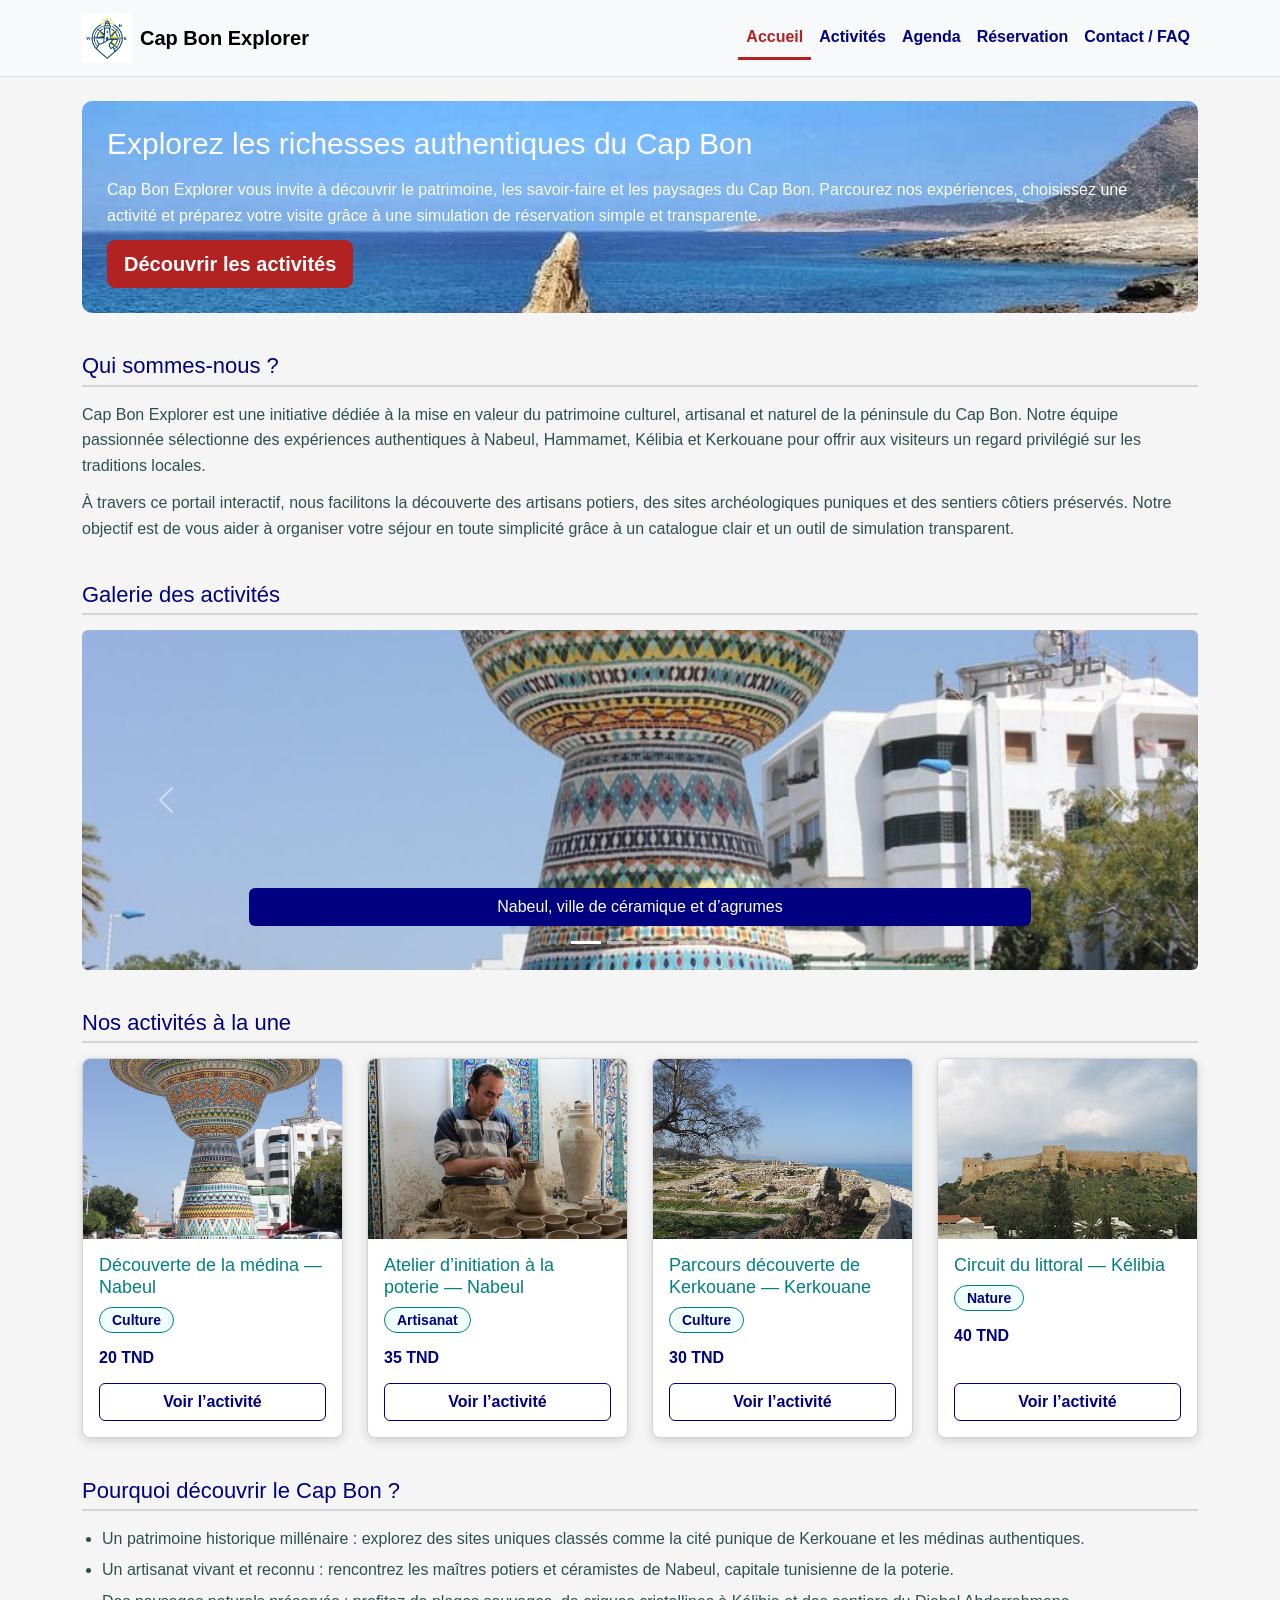
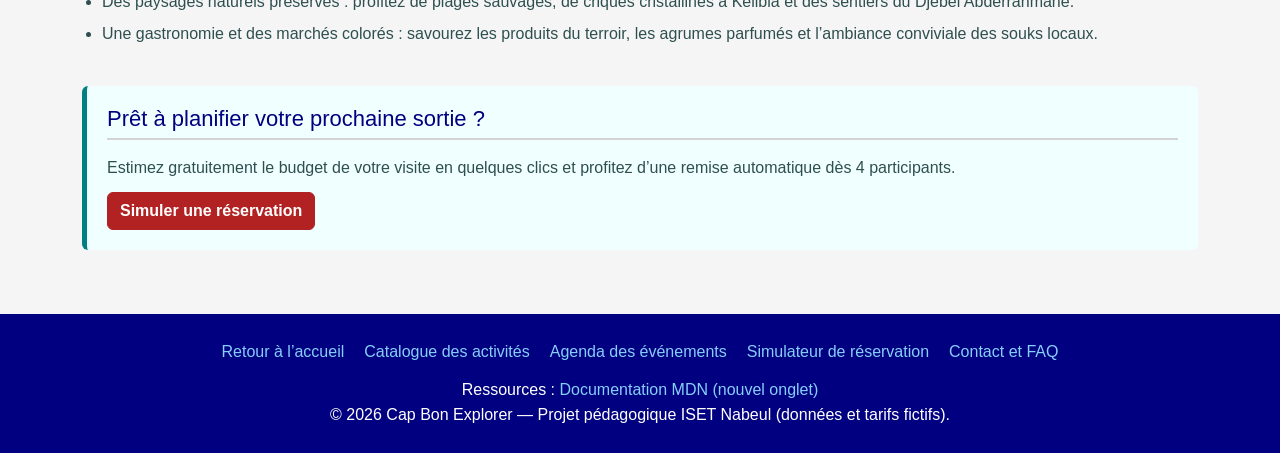
<file: index.html>
<!DOCTYPE html>
<html lang="fr">
<head>
    <meta charset="UTF-8">
    <meta name="viewport" content="width=device-width, initial-scale=1.0">
    <title>Cap Bon Explorer — Accueil</title>
    <link rel="stylesheet" href="bootstrap/bootstrap.min.css">
    <link rel="stylesheet" href="css/style.css">
</head>
<body>
    <header>
        <nav class="navbar navbar-expand-lg bg-body-tertiary border-bottom">
            <div class="container">
                <a class="navbar-brand d-flex align-items-center gap-2 fw-bold" href="index.html">
                    <img src="images/logo.jpg" alt="Logo Cap Bon Explorer" class="wiw">
                    <span>Cap Bon Explorer</span>
                </a>
                <button class="navbar-toggler" type="button" data-bs-toggle="collapse" data-bs-target="#CapBonExplorer" aria-controls="CapBonExplorer" aria-expanded="false" aria-label="Afficher la navigation">
                    <span class="navbar-toggler-icon"></span>
                </button>
                <div class="collapse navbar-collapse" id="CapBonExplorer">
                    <ul class="navbar-nav ms-auto">
                        <li class="nav-item"><a class="nav-link active" href="index.html" aria-current="page">Accueil</a></li>
                        <li class="nav-item"><a class="nav-link" href="activites.html">Activités</a></li>
                        <li class="nav-item"><a class="nav-link" href="agenda.html">Agenda</a></li>
                        <li class="nav-item"><a class="nav-link" href="reservation.html">Réservation</a></li>
                        <li class="nav-item"><a class="nav-link" href="contact.html">Contact / FAQ</a></li>
                    </ul>
                </div>
            </div>
        </nav>
    </header>
    <main class="container py-4">
        <section class="hero">
            <div class="hero-contenu" id="taswira">
                <h1>Explorez les richesses authentiques du Cap Bon</h1>
                <p>
                    Cap Bon Explorer vous invite à découvrir le patrimoine, les savoir-faire et les paysages du Cap Bon.
                    Parcourez nos expériences, choisissez une activité et préparez votre visite grâce à une simulation de réservation simple et transparente.
                </p>
                <a href="activites.html" class="btn btn-primary btn-lg">Découvrir les activités</a>
            </div>
        </section>
        <section>
            <h2>Qui sommes-nous ?</h2>
            <p>
                Cap Bon Explorer est une initiative dédiée à la mise en valeur du patrimoine culturel, artisanal et naturel de la péninsule du Cap Bon.
                Notre équipe passionnée sélectionne des expériences authentiques à Nabeul, Hammamet, Kélibia et Kerkouane pour offrir aux visiteurs un regard privilégié sur les traditions locales.
            </p>
            <p>
                À travers ce portail interactif, nous facilitons la découverte des artisans potiers, des sites archéologiques puniques et des sentiers côtiers préservés.
                Notre objectif est de vous aider à organiser votre séjour en toute simplicité grâce à un catalogue clair et un outil de simulation transparent.
            </p>
        </section>
        <section>
            <h2>Galerie des activités</h2>
            <div id="galerie-activites" class="carousel slide" data-bs-ride="false" aria-label="Galerie des activités">
                <div class="carousel-indicators">
                    <button type="button" data-bs-target="#galerie-activites" data-bs-slide-to="0" class="active" aria-current="true" aria-label="Diapositive 1"></button>
                    <button type="button" data-bs-target="#galerie-activites" data-bs-slide-to="1" aria-label="Diapositive 2"></button>
                    <button type="button" data-bs-target="#galerie-activites" data-bs-slide-to="2" aria-label="Diapositive 3"></button>
                    <button type="button" data-bs-target="#galerie-activites" data-bs-slide-to="3" aria-label="Diapositive 4"></button>
                </div>
                <div class="carousel-inner rounded">
                    <div class="carousel-item active">
                        <img src="images/medina-nabeul.jpg" class="d-block w-100" alt="Monument de céramique couronné d’oranges à Nabeul">
                        <div class="carousel-caption d-block"><p>Nabeul, ville de céramique et d’agrumes</p></div>
                    </div>
                    <div class="carousel-item">
                        <img src="images/poterie-nabeul.jpg" class="d-block w-100" alt="Artisan potier façonnant une pièce d’argile à Nabeul">
                        <div class="carousel-caption d-block"><p>Un atelier de poterie à Nabeul</p></div>
                    </div>
                    <div class="carousel-item">
                        <img src="images/kerkouane.jpg" class="d-block w-100" alt="Vestiges de la cité punique de Kerkouane face à la mer">
                        <div class="carousel-caption d-block"><p>Kerkouane, cité punique face à la mer</p></div>
                    </div>
                    <div class="carousel-item">
                        <img src="images/randonnee-haouaria.jpg" class="d-block w-100" alt="Côte rocheuse et montagne près d’El Haouaria">
                        <div class="carousel-caption d-block"><p>La côte sauvage près d’El Haouaria</p></div>
                    </div>
                </div>
                <button class="carousel-control-prev" type="button" data-bs-target="#galerie-activites" data-bs-slide="prev"><span class="carousel-control-prev-icon" aria-hidden="true"></span><span class="visually-hidden">Précédent</span></button>
                <button class="carousel-control-next" type="button" data-bs-target="#galerie-activites" data-bs-slide="next"><span class="carousel-control-next-icon" aria-hidden="true"></span><span class="visually-hidden">Suivant</span></button>
            </div>
        </section>
        <section>
            <h2>Nos activités à la une</h2>
            <div class="row g-4">
                <div class="col-12 col-md-6 col-lg-4 col-xl-3">
                    <article class="card h-100">
                        <img src="images/medina-nabeul.jpg" class="card-img-top" alt="Monument de céramique couronné d’oranges, emblème de Nabeul">
                        <div class="card-body d-flex flex-column">
                            <h3>Découverte de la médina — Nabeul</h3>
                            <p><span class="categorie">Culture</span></p>
                            <p class="prix">20 TND</p>
                            <a href="activites.html#A01" class="btn btn-outline-primary mt-auto">Voir l’activité</a>
                        </div>
                    </article>
                </div>
                <div class="col-12 col-md-6 col-lg-4 col-xl-3">
                    <article class="card h-100">
                        <img src="images/poterie-nabeul.jpg" class="card-img-top" alt="Artisan potier façonnant l’argile sur un tour à Nabeul">
                        <div class="card-body d-flex flex-column">
                            <h3>Atelier d’initiation à la poterie — Nabeul</h3>
                            <p><span class="categorie">Artisanat</span></p>
                            <p class="prix">35 TND</p>
                            <a href="activites.html#A02" class="btn btn-outline-primary mt-auto">Voir l’activité</a>
                        </div>
                    </article>
                </div>
                <div class="col-12 col-md-6 col-lg-4 col-xl-3">
                    <article class="card h-100">
                        <img src="images/kerkouane.jpg" class="card-img-top" alt="Vestiges de la cité punique de Kerkouane face à la mer">
                        <div class="card-body d-flex flex-column">
                            <h3>Parcours découverte de Kerkouane — Kerkouane</h3>
                            <p><span class="categorie">Culture</span></p>
                            <p class="prix">30 TND</p>
                            <a href="activites.html#A03" class="btn btn-outline-primary mt-auto">Voir l’activité</a>
                        </div>
                    </article>
                </div>
                <div class="col-12 col-md-6 col-lg-4 col-xl-3">
                    <article class="card h-100">
                        <img src="images/littoral-kelibia.jpg" class="card-img-top" alt="Fort historique de Kélibia dominant la côte">
                        <div class="card-body d-flex flex-column">
                            <h3>Circuit du littoral — Kélibia</h3>
                            <p><span class="categorie">Nature</span></p>
                            <p class="prix">40 TND</p>
                            <a href="activites.html#A05" class="btn btn-outline-primary mt-auto">Voir l’activité</a>
                        </div>
                    </article>
                </div>
            </div>
        </section>
        <section>
            <h2>Pourquoi découvrir le Cap Bon ?</h2>
            <ul>
                <li>Un patrimoine historique millénaire : explorez des sites uniques classés comme la cité punique de Kerkouane et les médinas authentiques.</li>
                <li>Un artisanat vivant et reconnu : rencontrez les maîtres potiers et céramistes de Nabeul, capitale tunisienne de la poterie.</li>
                <li>Des paysages naturels préservés : profitez de plages sauvages, de criques cristallines à Kélibia et des sentiers du Djebel Abderrahmane.</li>
                <li>Une gastronomie et des marchés colorés : savourez les produits du terroir, les agrumes parfumés et l’ambiance conviviale des souks locaux.</li>
            </ul>
        </section>
        <aside>
            <h2>Prêt à planifier votre prochaine sortie ?</h2>
            <p>Estimez gratuitement le budget de votre visite en quelques clics et profitez d’une remise automatique dès 4 participants.</p>
            <a href="reservation.html" class="btn btn-primary">Simuler une réservation</a>
        </aside>
    </main>
    <footer>
        <nav aria-label="Navigation secondaire">
            <ul>
                <li><a href="index.html">Retour à l’accueil</a></li>
                <li><a href="activites.html">Catalogue des activités</a></li>
                <li><a href="agenda.html">Agenda des événements</a></li>
                <li><a href="reservation.html">Simulateur de réservation</a></li>
                <li><a href="contact.html">Contact et FAQ</a></li>
            </ul>
            <p>Ressources : <a href="https://developer.mozilla.org/fr/" target="_blank" rel="noopener noreferrer">Documentation MDN (nouvel onglet)</a></p>
        </nav>
        <p>&copy; 2026 Cap Bon Explorer — Projet pédagogique ISET Nabeul (données et tarifs fictifs).</p>
    </footer>
    <script src="bootstrap/bootstrap.bundle.min.js"></script>
    <script src="js/app.js"></script>
</body>
</html>
</file>
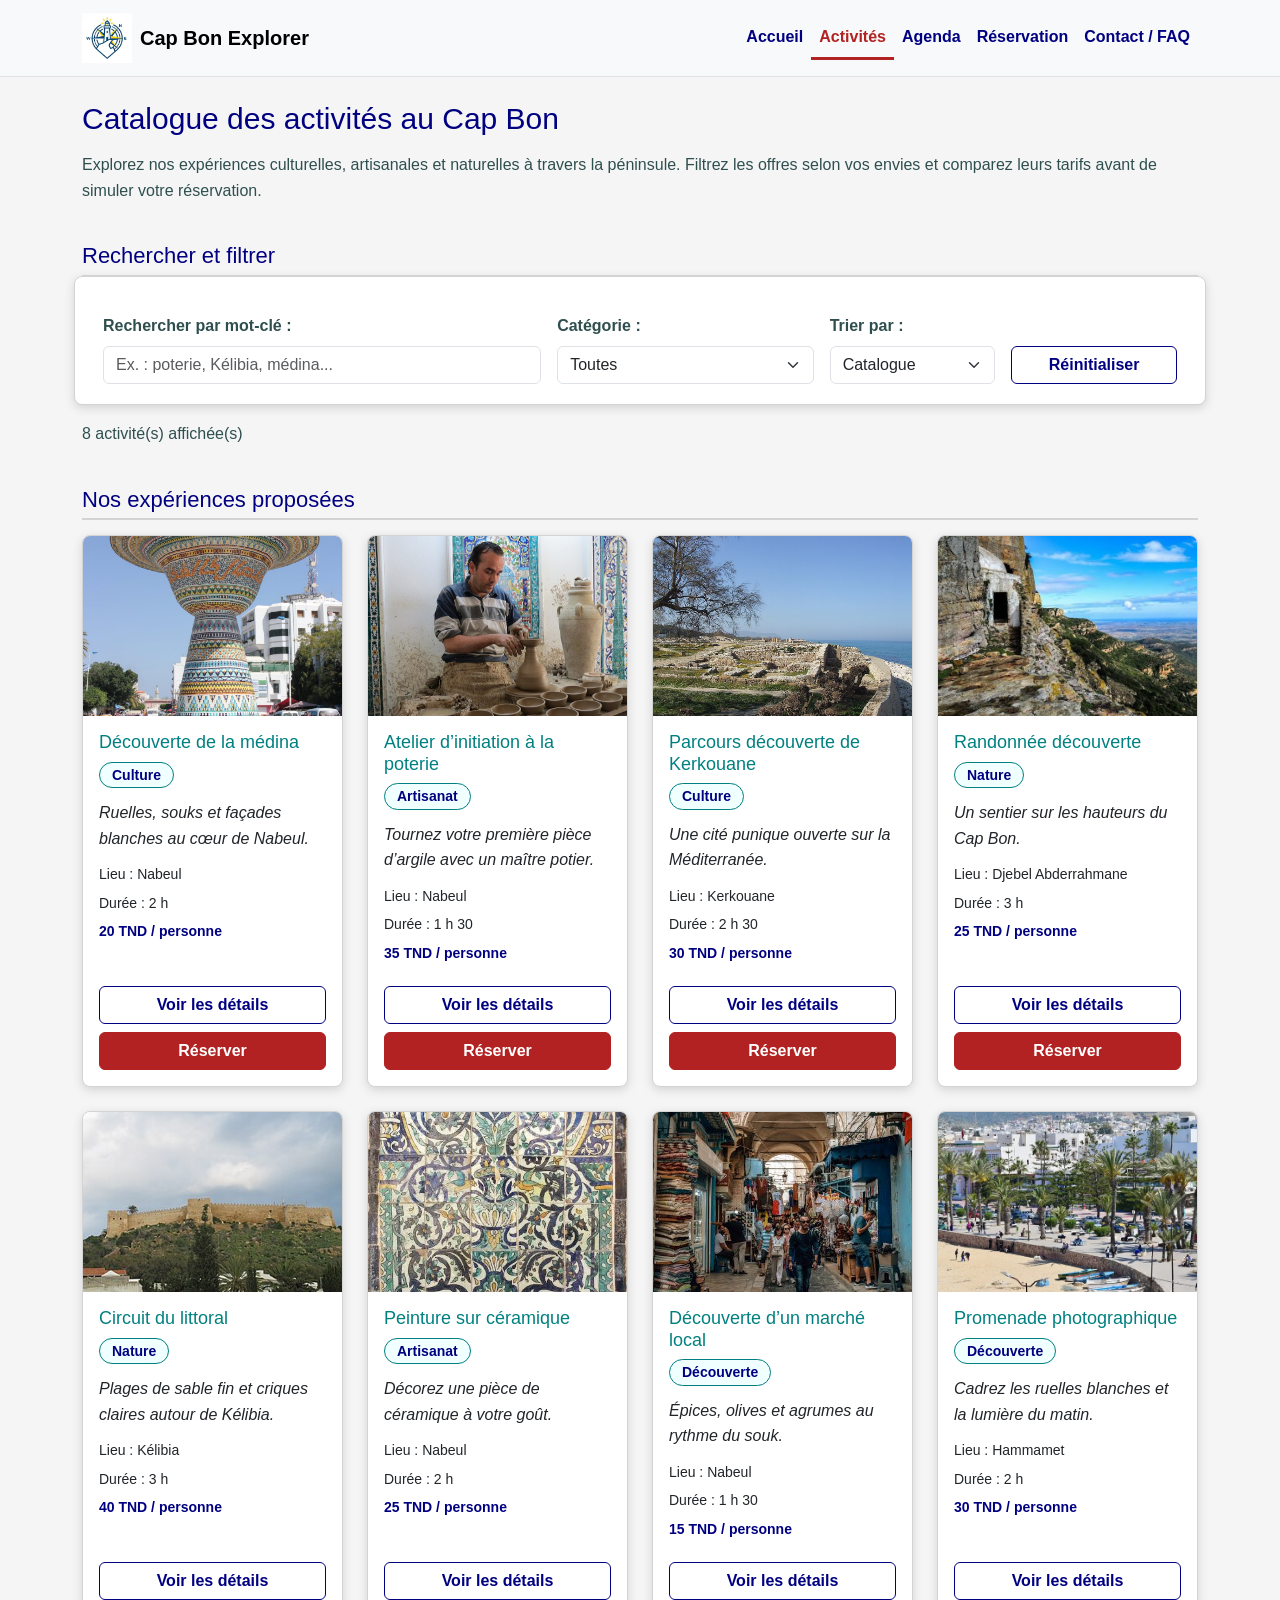
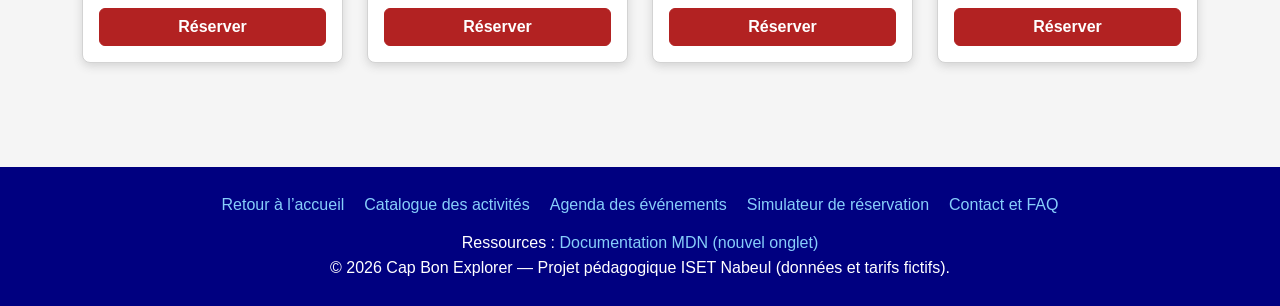
<file: activites.html>
<!DOCTYPE html>
<html lang="fr">
<head>
    <meta charset="UTF-8">
    <meta name="viewport" content="width=device-width, initial-scale=1.0">
    <title>Cap Bon Explorer — Catalogue des activités</title>
    <link rel="stylesheet" href="bootstrap/bootstrap.min.css">
    <link rel="stylesheet" href="css/style.css">
</head>
<body>
    <header>
        <nav class="navbar navbar-expand-lg bg-body-tertiary border-bottom">
            <div class="container">
                <a class="navbar-brand d-flex align-items-center gap-2 fw-bold" href="index.html">
                    <img src="images/logo.jpg" alt="Logo Cap Bon Explorer" class="wiw">
                    <span>Cap Bon Explorer</span>
                </a>
                <button class="navbar-toggler" type="button" data-bs-toggle="collapse" data-bs-target="#CapBonExplorer" aria-controls="CapBonExplorer" aria-expanded="false" aria-label="Afficher la navigation">
                    <span class="navbar-toggler-icon"></span>
                </button>
                <div class="collapse navbar-collapse" id="CapBonExplorer">
                    <ul class="navbar-nav ms-auto">
                        <li class="nav-item"><a class="nav-link" href="index.html">Accueil</a></li>
                        <li class="nav-item"><a class="nav-link active" href="activites.html" aria-current="page">Activités</a></li>
                        <li class="nav-item"><a class="nav-link" href="agenda.html">Agenda</a></li>
                        <li class="nav-item"><a class="nav-link" href="reservation.html">Réservation</a></li>
                        <li class="nav-item"><a class="nav-link" href="contact.html">Contact / FAQ</a></li>
                    </ul>
                </div>
            </div>
        </nav>
    </header>
    <main class="container py-4">
        <section>
            <h1>Catalogue des activités au Cap Bon</h1>
            <p>
                Explorez nos expériences culturelles, artisanales et naturelles à travers la péninsule.
                Filtrez les offres selon vos envies et comparez leurs tarifs avant de simuler votre réservation.
            </p>
        </section>
        <section>
            <h2>Rechercher et filtrer</h2>
            <form id="fFiltre" class="row g-3 align-items-end" novalidate>
                <div class="col-12 col-md-5">
                    <label for="q" class="form-label">Rechercher par mot-clé :</label>
                    <input type="search" class="form-control" id="q" name="q" placeholder="Ex. : poterie, Kélibia, médina..." autocomplete="off">
                </div>
                <div class="col-6 col-md-3">
                    <label for="cat" class="form-label">Catégorie :</label>
                    <select id="cat" name="cat" class="form-select">
                        <option value="Toutes">Toutes</option>
                        <option value="Culture">Culture</option>
                        <option value="Artisanat">Artisanat</option>
                        <option value="Nature">Nature</option>
                        <option value="Découverte">Découverte</option>
                    </select>
                </div>
                <div class="col-6 col-md-2">
                    <label for="tri" class="form-label">Trier par :</label>
                    <select id="tri" name="tri" class="form-select">
                        <option value="def">Catalogue</option>
                        <option value="asc">Prix croissant</option>
                        <option value="desc">Prix décroissant</option>
                    </select>
                </div>
                <div class="col-12 col-md-2">
                    <button type="button" id="rst" class="btn btn-outline-primary w-100">Réinitialiser</button>
                </div>
            </form>
            <p class="mt-3 mb-0" aria-live="polite"><span id="cpt">8</span> activité(s) affichée(s)</p>
            <div id="vide" class="alert alert-warning d-none mt-3" role="status">Aucune activité trouvée. Modifiez votre recherche ou choisissez une autre catégorie.</div>
        </section>
        <section>
            <h2>Nos expériences proposées</h2>
            <div id="liste-activites" class="row g-4">
                <noscript><p>Activez JavaScript pour afficher le catalogue des activités.</p></noscript>
            </div>
        </section>
        <div class="modal fade" id="modalDet" tabindex="-1" aria-labelledby="modTitle" aria-hidden="true">
            <div class="modal-dialog modal-dialog-centered modal-dialog-scrollable">
                <div class="modal-content">
                    <div class="modal-header">
                        <h2 class="modal-title fs-5 border-0 p-0 m-0" id="modTitle">Détails de l’activité</h2>
                        <button class="btn-close" type="button" data-bs-dismiss="modal" aria-label="Fermer"></button>
                    </div>
                    <div class="modal-body" id="modBody"></div>
                    <div class="modal-footer">
                        <button class="btn btn-outline-primary" type="button" data-bs-dismiss="modal">Fermer</button>
                        <a id="modReserver" class="btn btn-primary" href="reservation.html">Réserver</a>
                    </div>
                </div>
            </div>
        </div>
    </main>
    <footer>
        <nav aria-label="Navigation secondaire">
            <ul>
                <li><a href="index.html">Retour à l’accueil</a></li>
                <li><a href="activites.html">Catalogue des activités</a></li>
                <li><a href="agenda.html">Agenda des événements</a></li>
                <li><a href="reservation.html">Simulateur de réservation</a></li>
                <li><a href="contact.html">Contact et FAQ</a></li>
            </ul>
            <p>Ressources : <a href="https://developer.mozilla.org/fr/" target="_blank" rel="noopener noreferrer">Documentation MDN (nouvel onglet)</a></p>
        </nav>
        <p>&copy; 2026 Cap Bon Explorer — Projet pédagogique ISET Nabeul (données et tarifs fictifs).</p>
    </footer>
    <script src="bootstrap/bootstrap.bundle.min.js"></script>
    <script src="js/app.js"></script>
    <script src="js/activites.js"></script>
</body>
</html>
</file>
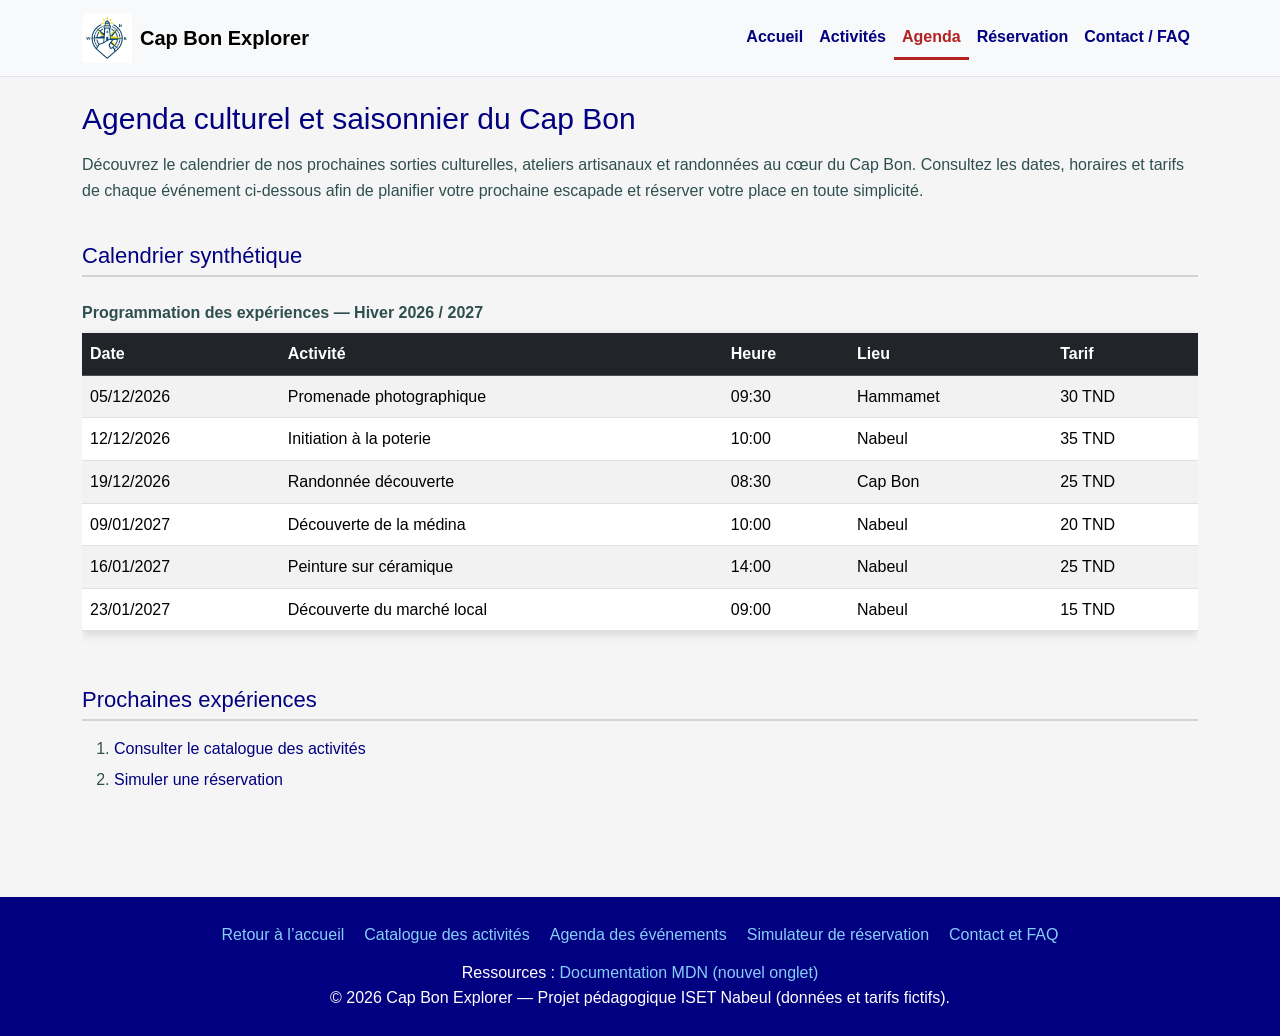
<file: agenda.html>
<!DOCTYPE html>
<html lang="fr">
<head>
    <meta charset="UTF-8">
    <meta name="viewport" content="width=device-width, initial-scale=1.0">
    <title>Cap Bon Explorer — Agenda des événements</title>
    <link rel="stylesheet" href="bootstrap/bootstrap.min.css">
    <link rel="stylesheet" href="css/style.css">
</head>
<body>
    <header>
        <nav class="navbar navbar-expand-lg bg-body-tertiary border-bottom">
            <div class="container">
                <a class="navbar-brand d-flex align-items-center gap-2 fw-bold" href="index.html">
                    <img src="images/logo.jpg" alt="Logo Cap Bon Explorer" class="wiw">
                    <span>Cap Bon Explorer</span>
                </a>
                <button class="navbar-toggler" type="button" data-bs-toggle="collapse" data-bs-target="#CapBonExplorer" aria-controls="CapBonExplorer" aria-expanded="false" aria-label="Afficher la navigation">
                    <span class="navbar-toggler-icon"></span>
                </button>
                <div class="collapse navbar-collapse" id="CapBonExplorer">
                    <ul class="navbar-nav ms-auto">
                        <li class="nav-item"><a class="nav-link" href="index.html">Accueil</a></li>
                        <li class="nav-item"><a class="nav-link" href="activites.html">Activités</a></li>
                        <li class="nav-item"><a class="nav-link active" href="agenda.html" aria-current="page">Agenda</a></li>
                        <li class="nav-item"><a class="nav-link" href="reservation.html">Réservation</a></li>
                        <li class="nav-item"><a class="nav-link" href="contact.html">Contact / FAQ</a></li>
                    </ul>
                </div>
            </div>
        </nav>
    </header>
    <main class="container py-4">
        <section>
            <h1>Agenda culturel et saisonnier du Cap Bon</h1>
            <p>
                Découvrez le calendrier de nos prochaines sorties culturelles, ateliers artisanaux et randonnées au cœur du Cap Bon.
                Consultez les dates, horaires et tarifs de chaque événement ci-dessous afin de planifier votre prochaine escapade et réserver votre place en toute simplicité.
            </p>
        </section>
        <section>
            <h2>Calendrier synthétique</h2>
            <div class="table-responsive">
                <table class="table table-striped table-hover align-middle">
                    <caption>Programmation des expériences — Hiver 2026 / 2027</caption>
                    <thead class="table-dark">
                        <tr>
                            <th scope="col">Date</th>
                            <th scope="col">Activité</th>
                            <th scope="col">Heure</th>
                            <th scope="col">Lieu</th>
                            <th scope="col">Tarif</th>
                        </tr>
                    </thead>
                    <tbody>
                        <tr>
                            <td><time datetime="2026-12-05">05/12/2026</time></td>
                            <td>Promenade photographique</td>
                            <td>09:30</td>
                            <td>Hammamet</td>
                            <td>30 TND</td>
                        </tr>
                        <tr>
                            <td><time datetime="2026-12-12">12/12/2026</time></td>
                            <td>Initiation à la poterie</td>
                            <td>10:00</td>
                            <td>Nabeul</td>
                            <td>35 TND</td>
                        </tr>
                        <tr>
                            <td><time datetime="2026-12-19">19/12/2026</time></td>
                            <td>Randonnée découverte</td>
                            <td>08:30</td>
                            <td>Cap Bon</td>
                            <td>25 TND</td>
                        </tr>
                        <tr>
                            <td><time datetime="2027-01-09">09/01/2027</time></td>
                            <td>Découverte de la médina</td>
                            <td>10:00</td>
                            <td>Nabeul</td>
                            <td>20 TND</td>
                        </tr>
                        <tr>
                            <td><time datetime="2027-01-16">16/01/2027</time></td>
                            <td>Peinture sur céramique</td>
                            <td>14:00</td>
                            <td>Nabeul</td>
                            <td>25 TND</td>
                        </tr>
                        <tr>
                            <td><time datetime="2027-01-23">23/01/2027</time></td>
                            <td>Découverte du marché local</td>
                            <td>09:00</td>
                            <td>Nabeul</td>
                            <td>15 TND</td>
                        </tr>
                    </tbody>
                </table>
            </div>
        </section>
        <section>
            <h2>Prochaines expériences</h2>
            <ol>
                <li><a href="activites.html">Consulter le catalogue des activités</a></li>
                <li><a href="reservation.html">Simuler une réservation</a></li>
            </ol>
        </section>
    </main>
    <footer>
        <nav aria-label="Navigation secondaire">
            <ul>
                <li><a href="index.html">Retour à l’accueil</a></li>
                <li><a href="activites.html">Catalogue des activités</a></li>
                <li><a href="agenda.html">Agenda des événements</a></li>
                <li><a href="reservation.html">Simulateur de réservation</a></li>
                <li><a href="contact.html">Contact et FAQ</a></li>
            </ul>
            <p>Ressources : <a href="https://developer.mozilla.org/fr/" target="_blank" rel="noopener noreferrer">Documentation MDN (nouvel onglet)</a></p>
        </nav>
        <p>&copy; 2026 Cap Bon Explorer — Projet pédagogique ISET Nabeul (données et tarifs fictifs).</p>
    </footer>
    <script src="bootstrap/bootstrap.bundle.min.js"></script>
    <script src="js/app.js"></script>
</body>
</html>
</file>
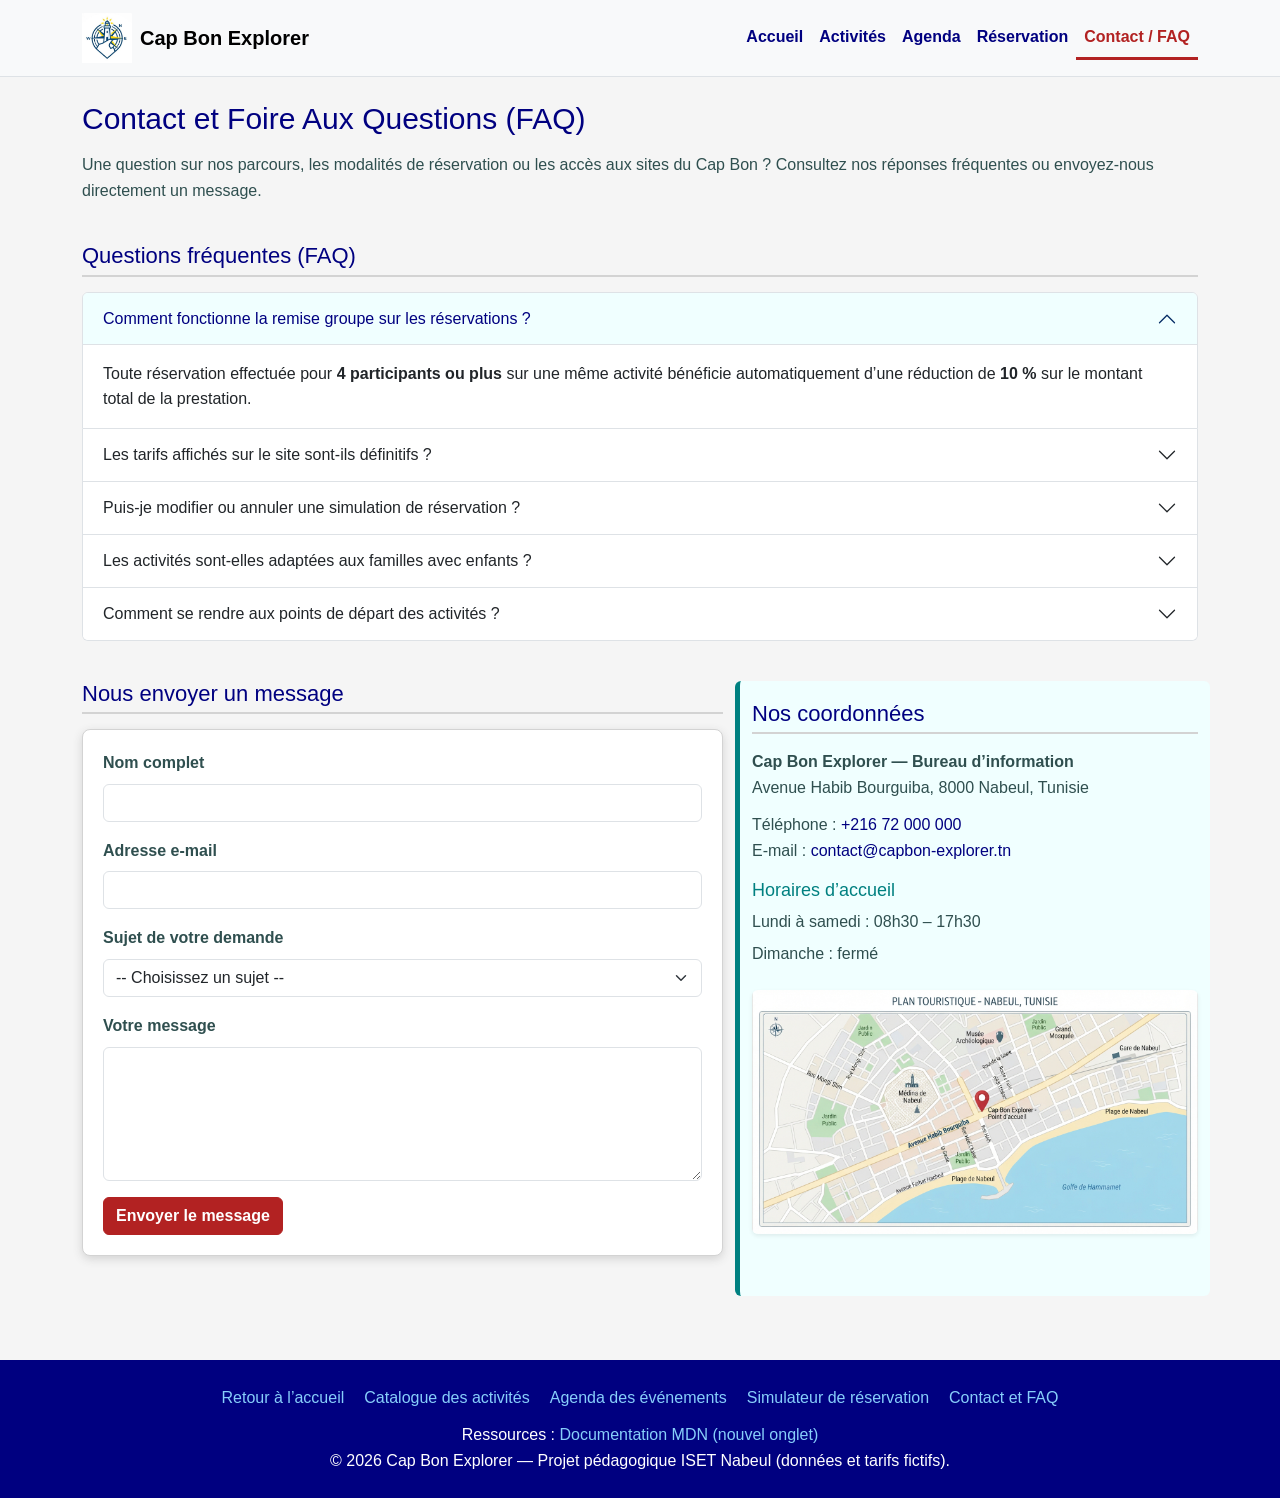
<file: contact.html>
<!DOCTYPE html>
<html lang="fr">
<head>
    <meta charset="UTF-8">
    <meta name="viewport" content="width=device-width, initial-scale=1.0">
    <title>Cap Bon Explorer — Contact et FAQ</title>
    <link rel="stylesheet" href="bootstrap/bootstrap.min.css">
    <link rel="stylesheet" href="css/style.css">
</head>
<body>
    <header>
        <nav class="navbar navbar-expand-lg bg-body-tertiary border-bottom">
            <div class="container">
                <a class="navbar-brand d-flex align-items-center gap-2 fw-bold" href="index.html">
                    <img src="images/logo.jpg" alt="Logo Cap Bon Explorer" class="wiw">
                    <span>Cap Bon Explorer</span>
                </a>
                <button class="navbar-toggler" type="button" data-bs-toggle="collapse" data-bs-target="#CapBonExplorer" aria-controls="CapBonExplorer" aria-expanded="false" aria-label="Afficher la navigation">
                    <span class="navbar-toggler-icon"></span>
                </button>
                <div class="collapse navbar-collapse" id="CapBonExplorer">
                    <ul class="navbar-nav ms-auto">
                        <li class="nav-item"><a class="nav-link" href="index.html">Accueil</a></li>
                        <li class="nav-item"><a class="nav-link" href="activites.html">Activités</a></li>
                        <li class="nav-item"><a class="nav-link" href="agenda.html">Agenda</a></li>
                        <li class="nav-item"><a class="nav-link" href="reservation.html">Réservation</a></li>
                        <li class="nav-item"><a class="nav-link active" href="contact.html" aria-current="page">Contact / FAQ</a></li>
                    </ul>
                </div>
            </div>
        </nav>
    </header>
    <main class="container py-4">
        <section>
            <h1>Contact et Foire Aux Questions (FAQ)</h1>
            <p>
                Une question sur nos parcours, les modalités de réservation ou les accès aux sites du Cap Bon ?
                Consultez nos réponses fréquentes ou envoyez-nous directement un message.
            </p>
        </section>
        <section>
            <h2>Questions fréquentes (FAQ)</h2>
            <div class="accordion" id="faqAccordion">
                <div class="accordion-item">
                    <h3 class="accordion-header">
                        <button class="accordion-button" type="button" data-bs-toggle="collapse" data-bs-target="#faq1" aria-expanded="true" aria-controls="faq1">Comment fonctionne la remise groupe sur les réservations ?</button>
                    </h3>
                    <div id="faq1" class="accordion-collapse collapse show" data-bs-parent="#faqAccordion">
                        <div class="accordion-body">Toute réservation effectuée pour <strong>4 participants ou plus</strong> sur une même activité bénéficie automatiquement d’une réduction de <strong>10 %</strong> sur le montant total de la prestation.</div>
                    </div>
                </div>
                <div class="accordion-item">
                    <h3 class="accordion-header">
                        <button class="accordion-button collapsed" type="button" data-bs-toggle="collapse" data-bs-target="#faq2" aria-expanded="false" aria-controls="faq2">Les tarifs affichés sur le site sont-ils définitifs ?</button>
                    </h3>
                    <div id="faq2" class="accordion-collapse collapse" data-bs-parent="#faqAccordion">
                        <div class="accordion-body">Les tarifs et créneaux présentés sur Cap Bon Explorer sont fournis à titre indicatif dans le cadre d’une simulation pédagogique de préparation de séjour.</div>
                    </div>
                </div>
                <div class="accordion-item">
                    <h3 class="accordion-header">
                        <button class="accordion-button collapsed" type="button" data-bs-toggle="collapse" data-bs-target="#faq3" aria-expanded="false" aria-controls="faq3">Puis-je modifier ou annuler une simulation de réservation ?</button>
                    </h3>
                    <div id="faq3" class="accordion-collapse collapse" data-bs-parent="#faqAccordion">
                        <div class="accordion-body">Aucune réservation réelle n’est enregistrée : il n’y a donc rien à annuler. Il suffit de refaire une simulation avec la nouvelle date ou le nouveau nombre de participants, ou de nous écrire via le formulaire ci-dessous.</div>
                    </div>
                </div>
                <div class="accordion-item">
                    <h3 class="accordion-header">
                        <button class="accordion-button collapsed" type="button" data-bs-toggle="collapse" data-bs-target="#faq4" aria-expanded="false" aria-controls="faq4">Les activités sont-elles adaptées aux familles avec enfants ?</button>
                    </h3>
                    <div id="faq4" class="accordion-collapse collapse" data-bs-parent="#faqAccordion">
                        <div class="accordion-body">La majorité de nos parcours (découverte de la médina de Nabeul, atelier de poterie, découverte d’un marché local) sont accessibles aux enfants accompagnés d’un adulte.</div>
                    </div>
                </div>
                <div class="accordion-item">
                    <h3 class="accordion-header">
                        <button class="accordion-button collapsed" type="button" data-bs-toggle="collapse" data-bs-target="#faq5" aria-expanded="false" aria-controls="faq5">Comment se rendre aux points de départ des activités ?</button>
                    </h3>
                    <div id="faq5" class="accordion-collapse collapse" data-bs-parent="#faqAccordion">
                        <div class="accordion-body">Le lieu de rendez-vous est indiqué pour chaque activité : médina de Nabeul, site de Kerkouane, fort de Kélibia, etc. Notre bureau d’information se trouve avenue Habib Bourguiba à Nabeul.</div>
                    </div>
                </div>
            </div>
        </section>
        <div class="row g-4">
            <section class="col-12 col-lg-7">
                <h2>Nous envoyer un message</h2>
                <form id="fContact" novalidate>
                    <div class="mb-3">
                        <label for="contact-nom" class="form-label">Nom complet</label>
                        <input type="text" id="contact-nom" name="nom" class="form-control" required>
                        <div class="invalid-feedback">Indiquez votre nom.</div>
                    </div>
                    <div class="mb-3">
                        <label for="contact-email" class="form-label">Adresse e-mail</label>
                        <input type="email" id="contact-email" name="email" class="form-control" required>
                        <div class="invalid-feedback">Saisissez une adresse e-mail valide.</div>
                    </div>
                    <div class="mb-3">
                        <label for="contact-sujet" class="form-label">Sujet de votre demande</label>
                        <select id="contact-sujet" name="sujet" class="form-select" required>
                            <option value="">-- Choisissez un sujet --</option>
                            <option value="info-activite">Renseignement sur une activité</option>
                            <option value="groupe">Demande pour un groupe / école</option>
                            <option value="partenariat">Partenariat artisan ou guide local</option>
                            <option value="autre">Autre question</option>
                        </select>
                        <div class="invalid-feedback">Choisissez un sujet.</div>
                    </div>
                    <div class="mb-3">
                        <label for="contact-message" class="form-label">Votre message</label>
                        <textarea id="contact-message" name="message" class="form-control" rows="5" required></textarea>
                        <div class="invalid-feedback">Écrivez votre message.</div>
                    </div>
                    <button type="submit" class="btn btn-primary">Envoyer le message</button>
                    <div id="contact-ok" class="alert alert-success d-none mt-3 mb-0" role="status">Message simulé : merci, votre demande a bien été prise en compte à l’écran. Aucune donnée n’a été envoyée.</div>
                </form>
            </section>
            <aside class="col-12 col-lg-5">
                <h2>Nos coordonnées</h2>
                <address>
                    <p><strong>Cap Bon Explorer — Bureau d’information</strong><br>
                    Avenue Habib Bourguiba, 8000 Nabeul, Tunisie</p>
                    <p>Téléphone : <a href="tel:+21672000000">+216 72 000 000</a><br>
                    E-mail : <a href="mailto:contact@capbon-explorer.tn">contact@capbon-explorer.tn</a></p>
                </address>
                <h3>Horaires d’accueil</h3>
                <ul>
                    <li>Lundi à samedi : 08h30 – 17h30</li>
                    <li>Dimanche : fermé</li>
                </ul>
                <img src="images/carte-nabeul.jpg" alt="Plan de Nabeul indiquant le point d’accueil Cap Bon Explorer sur l’avenue Habib Bourguiba" class="img-fluid rounded shadow-sm mt-2">
            </aside>
        </div>
    </main>
    <footer>
        <nav aria-label="Navigation secondaire">
            <ul>
                <li><a href="index.html">Retour à l’accueil</a></li>
                <li><a href="activites.html">Catalogue des activités</a></li>
                <li><a href="agenda.html">Agenda des événements</a></li>
                <li><a href="reservation.html">Simulateur de réservation</a></li>
                <li><a href="contact.html">Contact et FAQ</a></li>
            </ul>
            <p>Ressources : <a href="https://developer.mozilla.org/fr/" target="_blank" rel="noopener noreferrer">Documentation MDN (nouvel onglet)</a></p>
        </nav>
        <p>&copy; 2026 Cap Bon Explorer — Projet pédagogique ISET Nabeul (données et tarifs fictifs).</p>
    </footer>
    <script src="bootstrap/bootstrap.bundle.min.js"></script>
    <script src="js/app.js"></script>
    <script src="js/contact.js"></script>
</body>
</html>
</file>
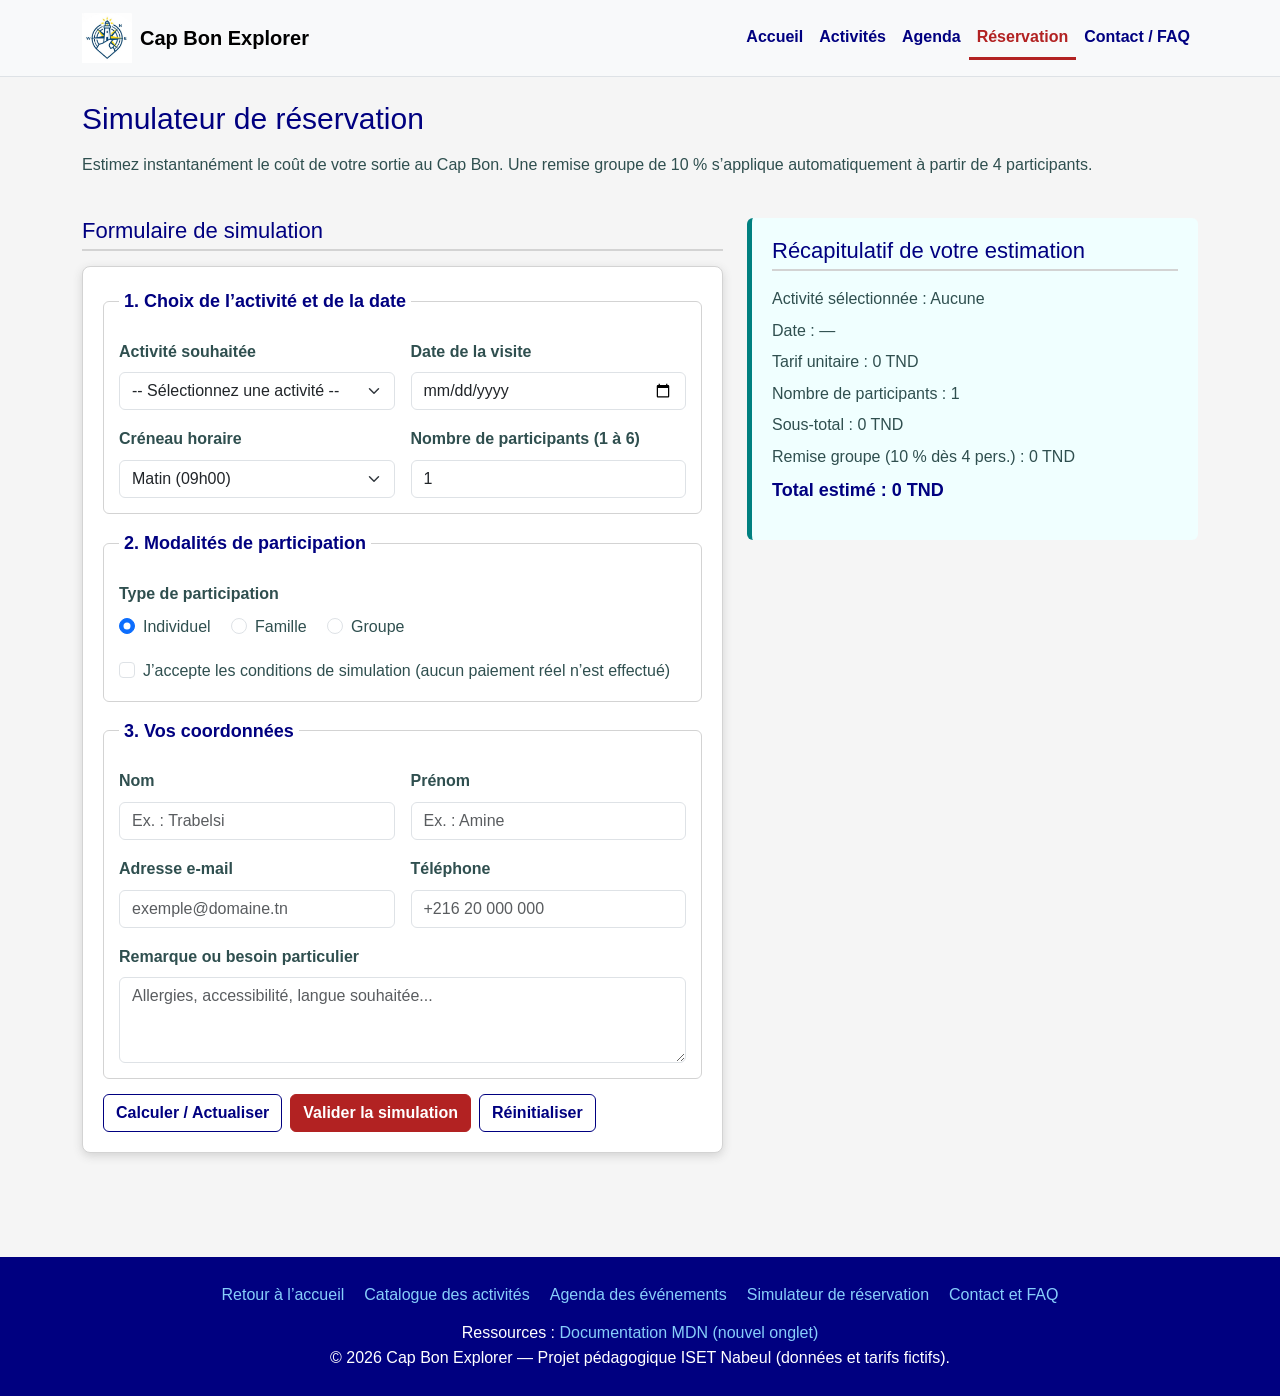
<file: reservation.html>
<!DOCTYPE html>
<html lang="fr">
<head>
    <meta charset="UTF-8">
    <meta name="viewport" content="width=device-width, initial-scale=1.0">
    <title>Cap Bon Explorer — Simulateur de réservation</title>
    <link rel="stylesheet" href="bootstrap/bootstrap.min.css">
    <link rel="stylesheet" href="css/style.css">
</head>
<body>
    <header>
        <nav class="navbar navbar-expand-lg bg-body-tertiary border-bottom">
            <div class="container">
                <a class="navbar-brand d-flex align-items-center gap-2 fw-bold" href="index.html">
                    <img src="images/logo.jpg" alt="Logo Cap Bon Explorer" class="wiw">
                    <span>Cap Bon Explorer</span>
                </a>
                <button class="navbar-toggler" type="button" data-bs-toggle="collapse" data-bs-target="#CapBonExplorer" aria-controls="CapBonExplorer" aria-expanded="false" aria-label="Afficher la navigation">
                    <span class="navbar-toggler-icon"></span>
                </button>
                <div class="collapse navbar-collapse" id="CapBonExplorer">
                    <ul class="navbar-nav ms-auto">
                        <li class="nav-item"><a class="nav-link" href="index.html">Accueil</a></li>
                        <li class="nav-item"><a class="nav-link" href="activites.html">Activités</a></li>
                        <li class="nav-item"><a class="nav-link" href="agenda.html">Agenda</a></li>
                        <li class="nav-item"><a class="nav-link active" href="reservation.html" aria-current="page">Réservation</a></li>
                        <li class="nav-item"><a class="nav-link" href="contact.html">Contact / FAQ</a></li>
                    </ul>
                </div>
            </div>
        </nav>
    </header>
    <main class="container py-4">
        <section>
            <h1>Simulateur de réservation</h1>
            <p>
                Estimez instantanément le coût de votre sortie au Cap Bon.
                Une remise groupe de 10 % s’applique automatiquement à partir de 4 participants.
            </p>
        </section>
        <div class="row g-4">
            <section class="col-12 col-lg-7">
                <h2>Formulaire de simulation</h2>
                <form id="fRes" novalidate>
                    <fieldset>
                        <legend>1. Choix de l’activité et de la date</legend>
                        <div class="row g-3">
                            <div class="col-12 col-md-6">
                                <label for="act" class="form-label">Activité souhaitée</label>
                                <select id="act" name="act" class="form-select" required>
                                    <option value="">-- Sélectionnez une activité --</option>
                                </select>
                            </div>
                            <div class="col-12 col-md-6">
                                <label for="dt" class="form-label">Date de la visite</label>
                                <input type="date" id="dt" name="dt" class="form-control" required>
                            </div>
                            <div class="col-12 col-md-6">
                                <label for="creneau-horaire" class="form-label">Créneau horaire</label>
                                <select id="creneau-horaire" name="creneau" class="form-select">
                                    <option value="matin">Matin (09h00)</option>
                                    <option value="apres-midi">Après-midi (14h30)</option>
                                </select>
                            </div>
                            <div class="col-12 col-md-6">
                                <label for="nb" class="form-label">Nombre de participants (1 à 6)</label>
                                <input type="number" id="nb" name="nb" class="form-control" min="1" max="6" value="1" required>
                            </div>
                        </div>
                    </fieldset>
                    <fieldset>
                        <legend>2. Modalités de participation</legend>
                        <div class="mb-3">
                            <span class="form-label d-block">Type de participation</span>
                            <div class="form-check form-check-inline">
                                <input class="form-check-input" type="radio" name="typeParticipation" id="typeIndividuel" value="Individuel" checked>
                                <label class="form-check-label" for="typeIndividuel">Individuel</label>
                            </div>
                            <div class="form-check form-check-inline">
                                <input class="form-check-input" type="radio" name="typeParticipation" id="typeFamille" value="Famille">
                                <label class="form-check-label" for="typeFamille">Famille</label>
                            </div>
                            <div class="form-check form-check-inline">
                                <input class="form-check-input" type="radio" name="typeParticipation" id="typeGroupe" value="Groupe">
                                <label class="form-check-label" for="typeGroupe">Groupe</label>
                            </div>
                        </div>
                        <div class="form-check">
                            <input type="checkbox" class="form-check-input" id="ok" required>
                            <label class="form-check-label" for="ok">J’accepte les conditions de simulation (aucun paiement réel n’est effectué)</label>
                        </div>
                    </fieldset>
                    <fieldset>
                        <legend>3. Vos coordonnées</legend>
                        <div class="row g-3">
                            <div class="col-12 col-md-6">
                                <label for="nom" class="form-label">Nom</label>
                                <input type="text" id="nom" name="nom" class="form-control" placeholder="Ex. : Trabelsi" required>
                            </div>
                            <div class="col-12 col-md-6">
                                <label for="pre" class="form-label">Prénom</label>
                                <input type="text" id="pre" name="pre" class="form-control" placeholder="Ex. : Amine" required>
                            </div>
                            <div class="col-12 col-md-6">
                                <label for="mail" class="form-label">Adresse e-mail</label>
                                <input type="email" id="mail" name="mail" class="form-control" placeholder="exemple@domaine.tn" required>
                            </div>
                            <div class="col-12 col-md-6">
                                <label for="tel" class="form-label">Téléphone</label>
                                <input type="tel" id="tel" name="tel" class="form-control" placeholder="+216 20 000 000" required>
                            </div>
                            <div class="col-12">
                                <label for="remarque" class="form-label">Remarque ou besoin particulier</label>
                                <textarea id="remarque" name="remarque" class="form-control" rows="3" placeholder="Allergies, accessibilité, langue souhaitée..."></textarea>
                            </div>
                        </div>
                    </fieldset>
                    <div class="d-flex flex-wrap gap-2">
                        <button type="button" id="btnCalc" class="btn btn-outline-primary">Calculer / Actualiser</button>
                        <button type="submit" class="btn btn-primary">Valider la simulation</button>
                        <button type="reset" id="btnRst" class="btn btn-outline-primary">Réinitialiser</button>
                    </div>
                    <div id="err" class="alert alert-danger d-none mt-3 mb-0" role="alert"></div>
                </form>
            </section>
            <div class="col-12 col-lg-5">
                <aside>
                    <h2>Récapitulatif de votre estimation</h2>
                    <ul>
                        <li>Activité sélectionnée : <span id="rAct">Aucune</span></li>
                        <li>Date : <span id="rDt">—</span></li>
                        <li>Tarif unitaire : <span id="rPu">0</span> TND</li>
                        <li>Nombre de participants : <span id="rNb">1</span></li>
                        <li>Sous-total : <span id="rSub">0</span> TND</li>
                        <li>Remise groupe (10 % dès 4 pers.) : <span id="rRem">0</span> TND</li>
                        <li class="total">Total estimé : <span id="rTot">0</span> TND</li>
                    </ul>
                    <div id="rMsg" class="alert alert-success d-none mb-0" role="status"></div>
                </aside>
            </div>
        </div>
    </main>
    <footer>
        <nav aria-label="Navigation secondaire">
            <ul>
                <li><a href="index.html">Retour à l’accueil</a></li>
                <li><a href="activites.html">Catalogue des activités</a></li>
                <li><a href="agenda.html">Agenda des événements</a></li>
                <li><a href="reservation.html">Simulateur de réservation</a></li>
                <li><a href="contact.html">Contact et FAQ</a></li>
            </ul>
            <p>Ressources : <a href="https://developer.mozilla.org/fr/" target="_blank" rel="noopener noreferrer">Documentation MDN (nouvel onglet)</a></p>
        </nav>
        <p>&copy; 2026 Cap Bon Explorer — Projet pédagogique ISET Nabeul (données et tarifs fictifs).</p>
    </footer>
    <script src="bootstrap/bootstrap.bundle.min.js"></script>
    <script src="js/app.js"></script>
    <script src="js/reservation.js"></script>
</body>
</html>
</file>
<file: css/style.css>
* {
  box-sizing: border-box;
}
body {
  font-family: Arial, Helvetica, sans-serif;
  background-color: whitesmoke;
  color: darkslategray;
  line-height: 1.6;
}
a {
  color: navy;
  text-decoration: none;
}
a:hover {
  text-decoration: underline;
}
section {
  margin-bottom: 40px;
}
h1 {
  font-size: 30px;
  color: navy;
  margin-bottom: 15px;
}
h2 {
  font-size: 22px;
  color: navy;
  margin-bottom: 15px;
  padding-bottom: 5px;
  border-bottom: 2px solid lightgray;
}
h3 {
  font-size: 18px;
  color: teal;
  margin-bottom: 8px;
}
p {
  margin-bottom: 12px;
}
main ul {
  padding-left: 20px;
}
main li {
  margin-bottom: 6px;
}
.wiw {
  height: 50px;
  width: auto;
}
.navbar .nav-link {
  font-weight: bold;
  color: navy;
  transition: color 0.3s;
}
.navbar .nav-link:hover {
  color: firebrick;
}
.navbar .nav-link.active {
  color: firebrick;
  border-bottom: 3px solid firebrick;
}
.hero {
  margin-bottom: 40px;
}
#banner {
  display: block;
  width: 100%;
  height: 350px;
  object-fit: cover;
  border-radius: 10px 10px 0 0;
}
.hero-contenu {
  background-image: url(../images/banniere-cap-bon.jpg);
  background-size: cover;       
  background-position: center;  
  background-repeat: no-repeat;
  color: white;
  padding: 25px;
  border-radius: 10px;
}
.hero h1 {
  color: white;
}

.btn-primary {
  background-color: firebrick;
  border-color: firebrick;
  font-weight: bold;
  transition: background-color 0.3s;
}
.btn-primary:hover {
  background-color: darkred;
  border-color: darkred;
}
.btn-outline-primary {
  color: navy;
  border-color: navy;
  font-weight: bold;
  transition: background-color 0.3s, color 0.3s;
}
.btn-outline-primary:hover {
  background-color: navy;
  border-color: navy;
  color: white;
}
.btn:hover {
  text-decoration: none;
}
.card {
  background-color: white;
  border: 1px solid lightgray;
  border-radius: 8px;
  box-shadow: 0 3px 10px lightgray;
  overflow: hidden;
  transition: box-shadow 0.3s;
}
.card:hover {
  box-shadow: 0 6px 15px gray;
}
.card-img-top {
  height: 180px;
  object-fit: cover;
}
.categorie {
  display: inline-block;
  background-color: azure;
  color: navy;
  border: 1px solid teal;
  border-radius: 20px;
  padding: 1px 12px;
  font-size: 14px;
  font-weight: bold;
}
.accroche {
  font-style: italic;
}
.prix {
  font-weight: bold;
  color: navy;
}
.card ul {
  padding-left: 0;
}
.carousel-item img {
  height: 340px;
  object-fit: cover;
}
.carousel-caption {
  background-color: navy;
  border-radius: 6px;
  padding: 6px 12px;
  bottom: 44px;
}
.carousel-caption p {
  margin: 0;
}
form {
  background-color: white;
  padding: 20px;
  border: 1px solid lightgray;
  border-radius: 8px;
  box-shadow: 0 3px 10px lightgray;
}
fieldset {
  border: 1px solid lightgray;
  border-radius: 6px;
  padding: 15px;
  margin-bottom: 15px;
}
legend {
  float: none;
  width: auto;
  font-size: 18px;
  font-weight: bold;
  color: navy;
  padding: 0 5px;
}
.form-label {
  font-weight: bold;
}
.form-control:focus,
.form-select:focus {
  border-color: teal;
  outline: 2px solid teal;
  box-shadow: none;
}
table {
  box-shadow: 0 3px 10px lightgray;
}
caption {
  caption-side: top;
  font-weight: bold;
  color: darkslategray;
}
.accordion-button:not(.collapsed) {
  background-color: azure;
  color: navy;
}
aside {
  background-color: azure;
  border-left: 5px solid teal;
  padding: 20px;
  border-radius: 6px;
}
aside ul {
  list-style: none;
  padding-left: 0;
}
.total {
  font-weight: bold;
  color: navy;
  font-size: 18px;
}
address {
  font-style: normal;
}
footer {
  background-color: navy;
  color: white;
  padding: 25px 5%;
  text-align: center;
  margin-top: 40px;
}
footer nav ul {
  list-style: none;
  padding: 0;
  display: flex;
  justify-content: center;
  gap: 20px;
  flex-wrap: wrap;
  margin-bottom: 12px;
}
footer a {
  color: lightskyblue;
}
footer a:hover {
  color: white;
  text-decoration: underline;
}
footer p {
  margin-bottom: 0;
}
@media (max-width: 576px) {
  h1 {
    font-size: 24px;
  }
  #banner {
    height: 220px;
  }
  .carousel-item img {
    height: 220px;
  }
  footer nav ul {
    flex-direction: column;
    gap: 8px;
  }
}
</file>
